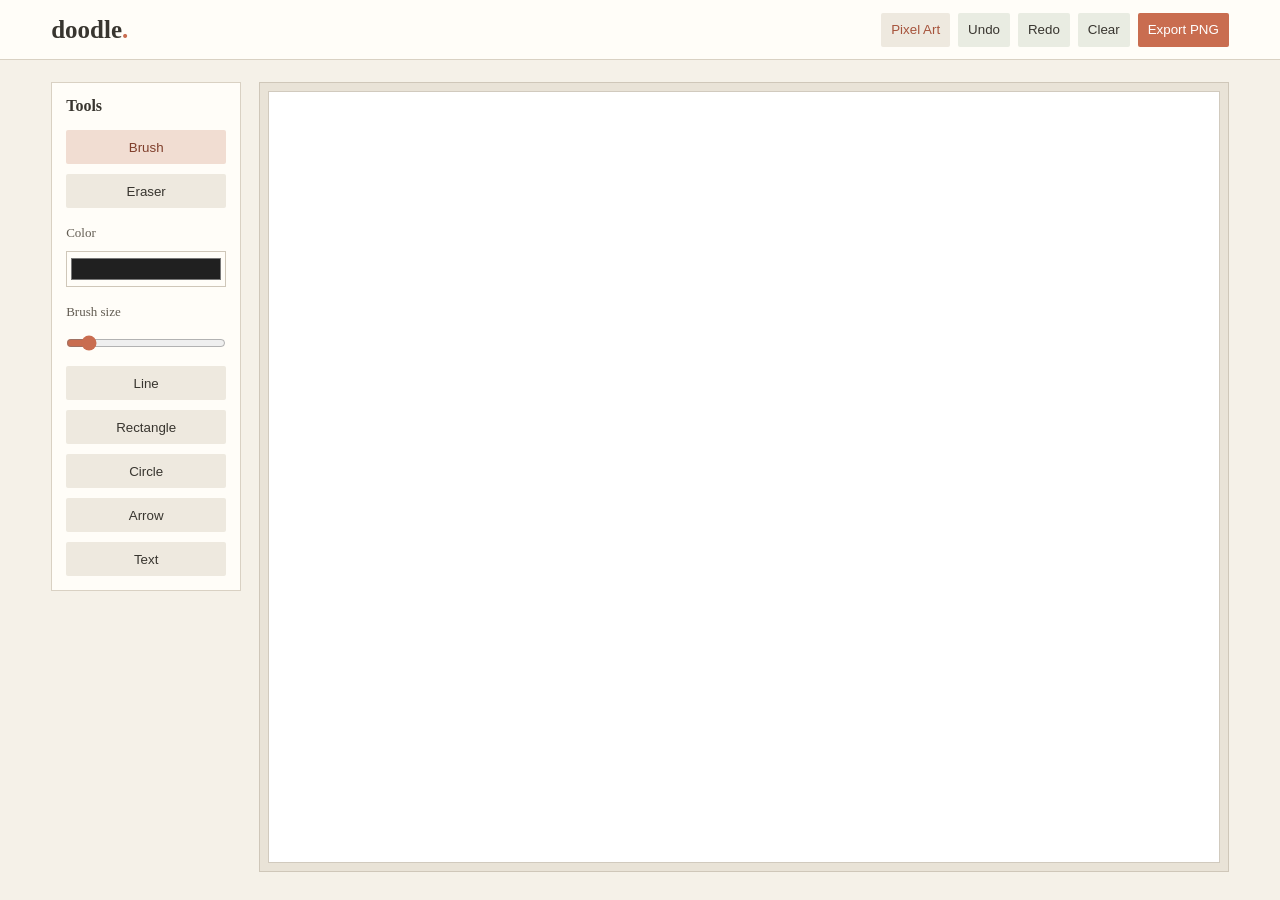
<file: index.html>
<!DOCTYPE html>
<html lang="en">

<head>

    <meta charset="UTF-8">
    <meta name="viewport" content="width=device-width, initial-scale=1.0">
    <title>Doodle - Be Creative</title>
    <link rel="stylesheet" href="style.css">
    
</head>

<body>

    <header>
        <h1>doodle<span>.</span></h1>
        <nav>
            
            <button id="pixel-art-link" onclick="window.location.href='pixel-art.html'">Pixel Art</button>

            <button id="undo">Undo</button>
            <button id="redo">Redo</button>
            <button id="clear">Clear</button>

            <button id="export">Export PNG</button>
        </nav>
    </header>

    <main>
        <aside>
            <h2>Tools</h2>
            <button id="brush">Brush</button>
            <button id="eraser">Eraser</button>

            <label for="color">Color</label>
            <input type="color" id="color" value="#202020">

            <label for="size">Brush size</label>
            <input type="range" id="size" min="1" max="40" value="5">

            <button id="line">Line</button>
            <button id="rectangle">Rectangle</button>
            <button id="circle">Circle</button>
            <button id="arrow">Arrow</button>
            <button id="text">Text</button>
            
        </aside>

        <section id="workspace">
            <canvas id="canvas" width="1000" height="650"></canvas>
        </section>
        
    </main>

    <script src="script.js"></script>
        
</body>
</html>
</file>
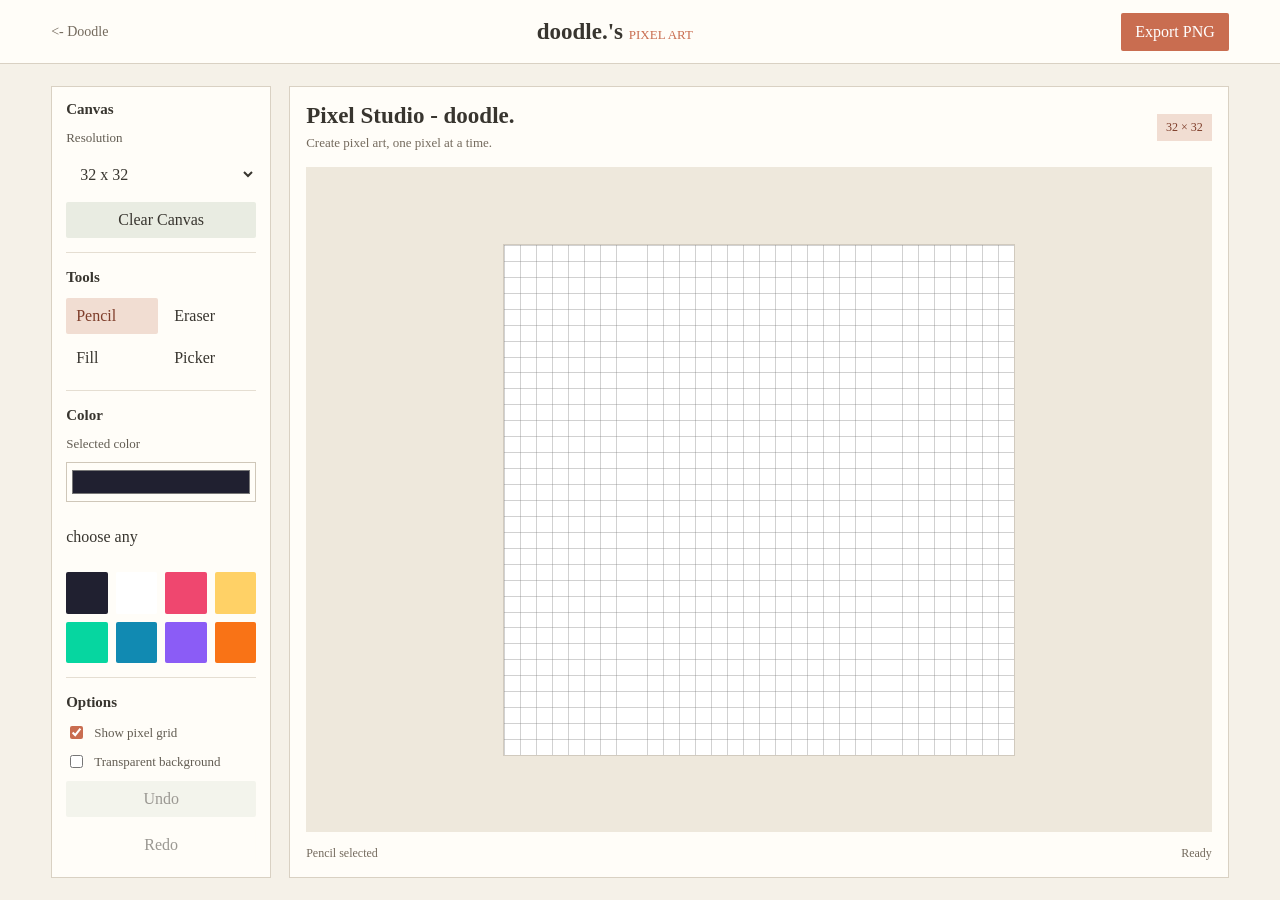
<file: pixel-art.html>
<!DOCTYPE html>
<html lang="en">
<head>
    <meta charset="UTF-8">
    <meta name="viewport" content="width=device-width, initial-scale=1.0">
    <meta name="theme-color" content="#0b0b0f">
    <title>Pixel Art | Doodle</title>
    <link rel="stylesheet" href="pixel-art.css">
    <script src="pixel-art.js" defer></script>
</head>

<body>
    <header class="topbar">
        <a href="index.html" class="back-link"><- Doodle</a>
        <div class="brand">doodle.'s <span> PIXEL ART</span></div>
        <button id="export-btn" type="button">Export PNG</button>
    </header>

    <main class="editor">
        <aside class="sidebar">
            <section class="panel">
                <h2>Canvas</h2>
                <label for="resolution">Resolution</label>
                <select id="resolution">

                    <option value="16"> 16 x 16 </option>
                    <option value="24"> 24 x 24 </option>
                    <option value="32" selected> 32 x 32 </option>
                    <option value="48"> 48 x 48 </option>
                    <option value="64"> 64 x 64 </option>

                </select>

                <button id="clear-btn" type="button">Clear Canvas</button>

            </section>

            <section class="panel">
                <h2>Tools</h2>
                <div class="tools">
                    <button class="tool active" data-tool="pencil" type="button">Pencil</button>
                    <button class="tool" data-tool="eraser" type="button">Eraser</button>
                    <button class="tool" data-tool="fill" type="button">Fill</button>
                    <button class="tool" data-tool="eyedropper" type="button">Picker</button>
                </div>
            </section>

            <section class="panel">
                <h2>Color</h2>
                <label for="color-picker">Selected color</label>
                <input id="color-picker" type="color" value="#202030">
                <p>choose any</p>
                <div id="palette" class="palette">
                    <button type="button" data-color="#202030" style="--swatch:#202030" aria-label="Dark"></button>
                    <button type="button" data-color="#ffffff" style="--swatch:#ffffff" aria-label="White"></button>
                    <button type="button" data-color="#ef476f" style="--swatch:#ef476f" aria-label="Pink"></button>
                    <button type="button" data-color="#ffd166" style="--swatch:#ffd166" aria-label="Yellow"></button>
                    <button type="button" data-color="#06d6a0" style="--swatch:#06d6a0" aria-label="Green"></button>
                    <button type="button" data-color="#118ab2" style="--swatch:#118ab2" aria-label="Blue"></button>
                    <button type="button" data-color="#8b5cf6" style="--swatch:#8b5cf6" aria-label="Purple"></button>
                    <button type="button" data-color="#f97316" style="--swatch:#f97316" aria-label="Orange"></button>
                </div>
            </section>

            <section class="panel">
                <h2>Options</h2>
                <label class="option">
                    <input id="grid-toggle" type="checkbox" checked>
                    Show pixel grid
                </label>
                <label class="option">
                    <input id="transparent-toggle" type="checkbox">
                    Transparent background
                </label>
                <button id="undo-btn" type="button" disabled>Undo</button>
                <button id="redo-btn" type="button" disabled>Redo</button>
            </section>
        </aside>

        <section class="workspace">
            <div class="workspace-heading">
                <div>
                    <h1>Pixel Studio - <span>doodle.</span></h1>
                    <p>Create pixel art, one pixel at a time.</p>
                </div>
                <span id="canvas-info">32 x 32</span>
            </div>

            <div class="canvas-area">
                <canvas id="pixel-canvas" width="512" height="512"
                    aria-label="Pixel art drawing canvas"></canvas>
            </div>

            <footer class="statusbar">
                <span id="tool-status">Pencil selected</span>
                <span id="cursor-status">Ready</span>
            </footer>
        </section>
    </main>
</body>
</html>
</file>
<file: style.css>
* {
    box-sizing: border-box;
}

:root {
    color: #38352f;
    background: #f5f1e8;
}

body {
    margin: 0;
    min-height: 100vh;
}

header {
    min-height: 60px;
    display: flex;
    align-items: center;
    justify-content: space-between;
    gap: 16px;
    padding: 12px 4%;
    background: #fffdf8;
    border-bottom: 1px solid #d9d1c3;
}

header h1 {
    margin: 0;
    font-size: 25px;
}

header h1 span {
    color: #c96d50;
}

nav {
    display: flex;
    align-items: center;
    gap: 8px;
}

button {
    min-height: 34px;
    padding: 7px 10px;
    color: #38352f;
    background: #eee9df;
    border: none;
    border-radius: 2px;
    cursor: pointer;
}

button:hover {
    background: #e5dfd3;
}

#brush.active,
#eraser.active,
#line.active,
#rectangle.active,
#circle.active,
#arrow.active,
#text.active {
    color: #7f3e2b;
    background: #f1ddd2;
    border: none;
}

#undo,
#redo,
#clear {
    background: #e9ece2;
}

#export {
    color: #fff;
    background: #c96d50;
    border: none;
}

main {
    display: grid;
    grid-template-columns: 190px minmax(0, 1fr);
    gap: 18px;
    padding: 22px 4%;
}

aside {
    display: flex;
    flex-direction: column;
    align-items: stretch;
    align-self: start;
    gap: 10px;
    padding: 14px;
    background: #fffdf8;
    border: 1px solid #d9d1c3;
}

aside h2 {
    margin: 0 0 5px;
    font-size: 16px;
}

aside label {
    margin-top: 7px;
    color: #625c52;
    font-size: 13px;
}

input[type="color"] {
    width: 100%;
    height: 36px;
    padding: 2px;
    background: #fffdf8;
    border: 1px solid #cfc7b9;
    cursor: pointer;
}

input[type="range"] {
    width: 100%;
    margin: 5px 0;
    accent-color: #c96d50;
}

#workspace {
    position: relative;
    min-width: 0;
    height: calc(100vh - 110px);
    min-height: 360px;
    padding: 8px;
    overflow: hidden;
    background: #e9e3d7;
    border: 1px solid #cfc7b9;
}

canvas {
    display: block;
    width: 100%;
    height: 100%;
    background: #fff;
    border: 1px solid #d1cabe;
    touch-action: none;
}

#pixel-art-link {
    color: #a6533b;
    text-decoration: none;
}

#pixel-art-link:focus-visible {
    outline: 2px solid #c96d50;
    outline-offset: 2px;
}
</file>
<file: pixel-art.css>
* {
    box-sizing: border-box;
}

:root {
    color: #38352f;
    background: #f5f1e8;
}

body {
    margin: 0;
    min-height: 100vh;
}

button,
select,
input {
    font: inherit;
}

button,
select {
    min-height: 36px;
    padding: 8px 10px;
    color: #38352f;
    background: #fffdf8;
    border: none;
    border-radius: 2px;
}

button {
    cursor: pointer;
}

button:hover,
select:hover {
    background: #f0ece3;
}

button:focus-visible,
input:focus-visible,
select:focus-visible,
a:focus-visible {
    outline: 2px solid #c96d50;
    outline-offset: 2px;
}

.topbar {
    min-height: 64px;
    display: flex;
    align-items: center;
    justify-content: space-between;
    gap: 16px;
    padding: 12px 4%;
    background: #fffdf8;
    border-bottom: 1px solid #d9d1c3;
}

.back-link {
    color: #746a5d;
    text-decoration: none;
    font-size: 14px;
}

.brand {
    font-size: 23px;
    font-weight: bold;
}

.brand span {
    color: #c96d50;
    font-size: 13px;
    font-weight: normal;
}

#export-btn {
    min-height: 38px;
    padding: 8px 14px;
    color: #fff;
    background: #c96d50;
    border: none;
    border-radius: 2px;
}

.editor {
    display: grid;
    grid-template-columns: 220px minmax(0, 1fr);
    gap: 18px;
    padding: 22px 4%;
}

.sidebar {
    display: flex;
    flex-direction: column;
    align-self: start;
    gap: 16px;
    padding: 14px;
    background: #fffdf8;
    border: 1px solid #d9d1c3;
}

.panel {
    display: flex;
    flex-direction: column;
    align-items: stretch;
    gap: 10px;
    padding-bottom: 14px;
    border-bottom: 1px solid #e5ded2;
}

.panel:last-child {
    padding-bottom: 0;
    border-bottom: none;
}

.panel h2 {
    margin: 0 0 2px;
    font-size: 15px;
}

.panel label {
    color: #625c52;
    font-size: 13px;
}

.panel select,
.panel > button {
    width: 100%;
}

.tools {
    display: grid;
    grid-template-columns: 1fr 1fr;
    gap: 6px;
}

.tool {
    text-align: left;
}

.tool.active {
    color: #7f3e2b;
    background: #f1ddd2;
}

#color-picker {
    width: 100%;
    height: 40px;
    padding: 3px;
    background: #fffdf8;
    border: 1px solid #cfc7b9;
    cursor: pointer;
}

.palette {
    display: grid;
    grid-template-columns: repeat(4, 1fr);
    gap: 8px;
}

.palette button {
    width: 100%;
    min-height: 0;
    aspect-ratio: 1;
    padding: 0;
    background: var(--swatch);
    border: none;
    border-radius: 2px;
}

.option {
    display: flex;
    align-items: center;
    gap: 8px;
    cursor: pointer;
}

.option input {
    accent-color: #c96d50;
}

#clear-btn,
#undo-btn {
    background: #e9ece2;
}

#undo-btn:disabled,
#redo-btn:disabled {
    opacity: 0.5;
    cursor: not-allowed;
}

.workspace {
    display: flex;
    flex-direction: column;
    min-width: 0;
    min-height: calc(100vh - 112px);
    padding: 16px;
    background: #fffdf8;
    border: 1px solid #d9d1c3;
}

.workspace-heading {
    display: flex;
    align-items: center;
    justify-content: space-between;
    gap: 16px;
    margin-bottom: 16px;
}

.workspace-heading h1 {
    margin: 0 0 6px;
    font-size: 23px;
}

.workspace-heading p {
    margin: 0;
    color: #746a5d;
    font-size: 13px;
}

#canvas-info {
    padding: 6px 9px;
    color: #7f3e2b;
    background: #f1ddd2;
    font-size: 12px;
    white-space: nowrap;
}

.canvas-area {
    flex: 1;
    display: flex;
    align-items: center;
    justify-content: center;
    min-height: 360px;
    padding: 20px;
    overflow: auto;
    background: #eee8dc;
}

#pixel-canvas {
    display: block;
    width: min(100%, 512px);
    height: auto;
    aspect-ratio: 1;
    background: #fff;
    border: 1px solid #d1cabe;
    image-rendering: pixelated;
    image-rendering: crisp-edges;
    cursor: crosshair;
    touch-action: none;
}

.statusbar {
    display: flex;
    justify-content: space-between;
    gap: 12px;
    padding-top: 14px;
    color: #746a5d;
    font-size: 12px;
}

.history-actions {
    display: grid;
    grid-template-columns: 1fr 1fr;
    gap: 6px;
}

#pixel-canvas.transparent-preview {
    background-color: #fff;
    background-image:
        linear-gradient(45deg, #ddd 25%, transparent 25%),
        linear-gradient(-45deg, #ddd 25%, transparent 25%),
        linear-gradient(45deg, transparent 75%, #ddd 75%),
        linear-gradient(-45deg, transparent 75%, #ddd 75%);
    background-size: 16px 16px;
    background-position: 0 0, 0 8px, 8px -8px, -8px 0;
}
</file>
